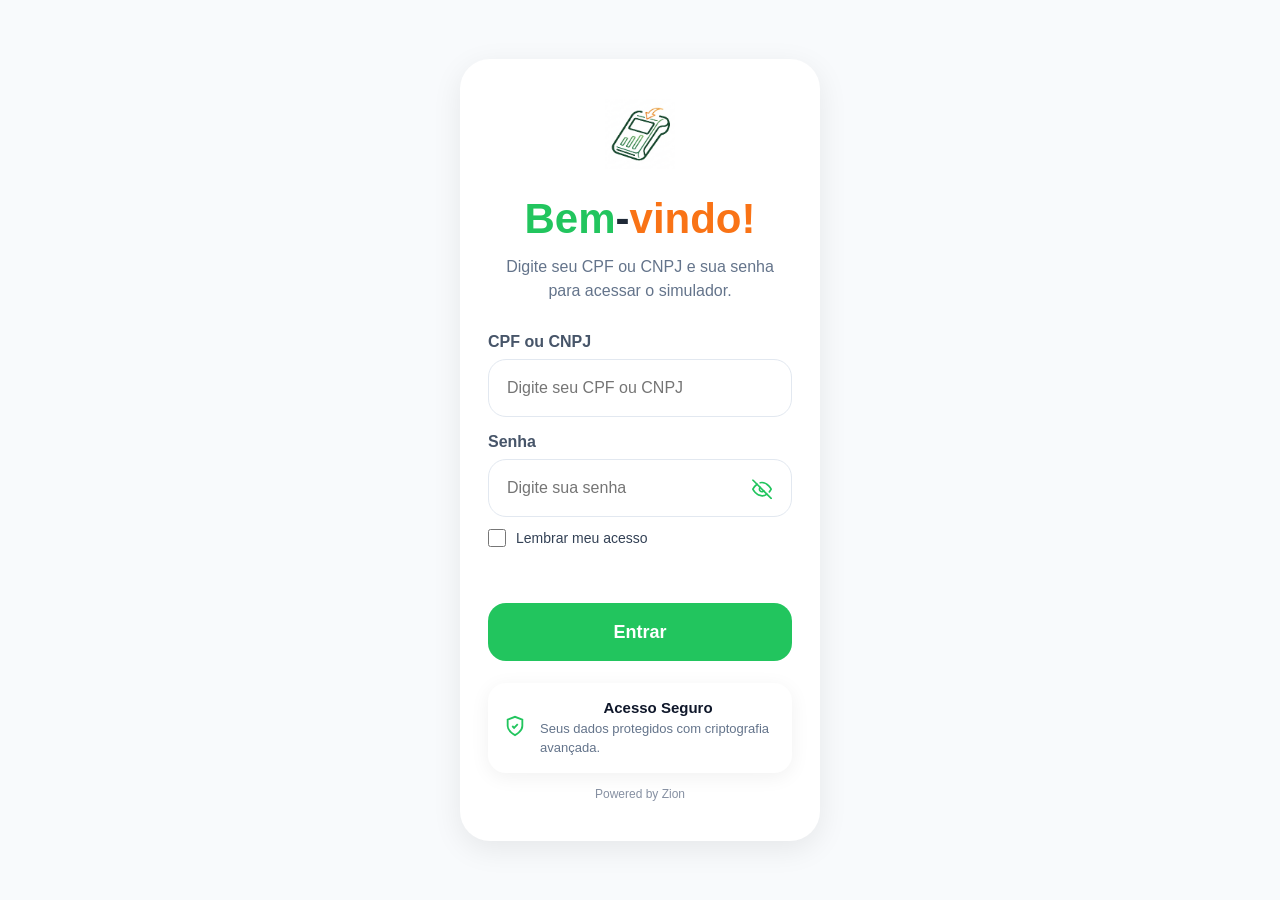
<file: index.html>
<!doctype html>
<html lang="pt-BR">
  <head>
    <meta charset="UTF-8" />
    <meta http-equiv="refresh" content="0; url=login-cliente.html" />
    <title>Zion</title>
  </head>
  <body></body>
</html>
</file>
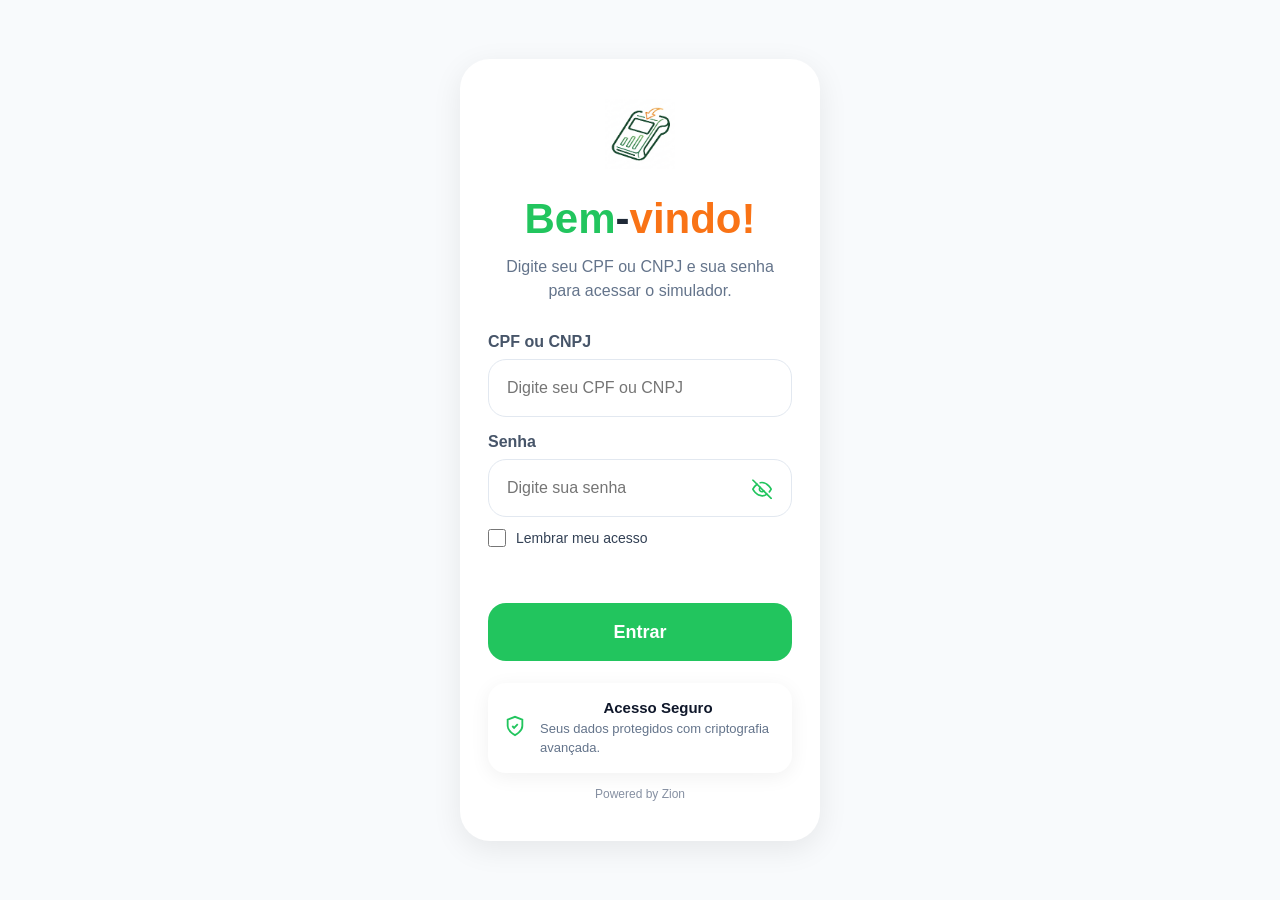
<file: login-cliente.html>
<!doctype html>
<html lang="pt-BR">
  <head>
    <meta charset="UTF-8" />

    <meta
      name="viewport"
      content="width=device-width, initial-scale=1.0, maximum-scale=1.0, user-scalable=no"
    />

    <title>Acesso Cliente</title>

    <link
      id="faviconEmpresa"
      rel="icon"
      type="image/png"
      href="img/sistema/favicon.png?v=2"
    />

    <link rel="stylesheet" href="css/login-cliente.css" />
  </head>

  <body>
    <div class="app-login">
      <!-- LOGO -->
      <div class="branding-zion">
        <img src="img/sistema/favicon.png" class="logo-zion" alt="Zion" />
      </div>

      <!-- TEXTO -->
      <h1>
        <span class="titulo-verde">Bem</span>-<span class="titulo-laranja"
          >vindo!</span
        >
      </h1>
      <p class="subtitulo">
        Digite seu CPF ou CNPJ e sua senha para acessar o simulador.
      </p>

      <!-- DOCUMENTO -->
      <label>CPF ou CNPJ</label>

      <input
        type="text"
        id="documentoCliente"
        placeholder="Digite seu CPF ou CNPJ"
        oninput="formatarDocumento(this)"
      />

      <!-- SENHA -->
      <label>Senha</label>

      <div class="senha-box">
        <input
          type="password"
          id="senhaCliente"
          placeholder="Digite sua senha"
        />

        <!-- ÍCONE OLHO -->
        <span
          id="icone-olho"
          class="toggle-senha"
          onclick="toggleSenhaCliente()"
        >
          <!-- olho fechado inicial -->
          <svg
            xmlns="http://www.w3.org/2000/svg"
            width="20"
            height="20"
            viewBox="0 0 24 24"
            fill="none"
            stroke="currentColor"
            stroke-width="2"
            stroke-linecap="round"
            stroke-linejoin="round"
          >
            <path
              d="M17.94 17.94A10.07 10.07 0 0 1 12 20c-7 0-11-8-11-8
              a18.45 18.45 0 0 1 5.06-5.94"
            ></path>

            <path
              d="M9.9 4.24A9.12 9.12 0 0 1 12 4c7 0 11 8 11 8
              a18.5 18.5 0 0 1-2.16 3.19"
            ></path>

            <path d="M14.12 14.12a3 3 0 1 1-4.24-4.24"></path>

            <line x1="1" y1="1" x2="23" y2="23"></line>
          </svg>
        </span>
      </div>

      <!-- LEMBRAR ACESSO -->
      <div class="lembrar-box">
        <input type="checkbox" id="lembrarCliente" />

        <label for="lembrarCliente"> Lembrar meu acesso </label>
      </div>

      <!-- BOTÃO -->
      <button onclick="entrarCliente()">Entrar</button>

      <!-- SEGURANÇA -->
      <!-- SEGURANÇA -->
      <div class="seguranca-box">
        <div class="icone-seguranca">
          <svg
            xmlns="http://www.w3.org/2000/svg"
            width="22"
            height="22"
            viewBox="0 0 24 24"
            fill="none"
            stroke="currentColor"
            stroke-width="2"
          >
            <path d="M12 22s8-4 8-10V5l-8-3-8 3v7c0 6 8 10 8 10z" />
            <path d="M9 12l2 2 4-4" />
          </svg>
        </div>

        <div class="texto-seguranca">
          <strong>Acesso Seguro</strong>
          <p>Seus dados protegidos com criptografia avançada.</p>
        </div>
      </div>

      <!-- ASSINATURA -->
      <div class="assinatura-zion">Powered by Zion</div>

      <!-- ALERTA -->
      <div id="alertaCliente"></div>
    </div>

    <script src="js/login-cliente.js"></script>
  </body>
</html>
</file>
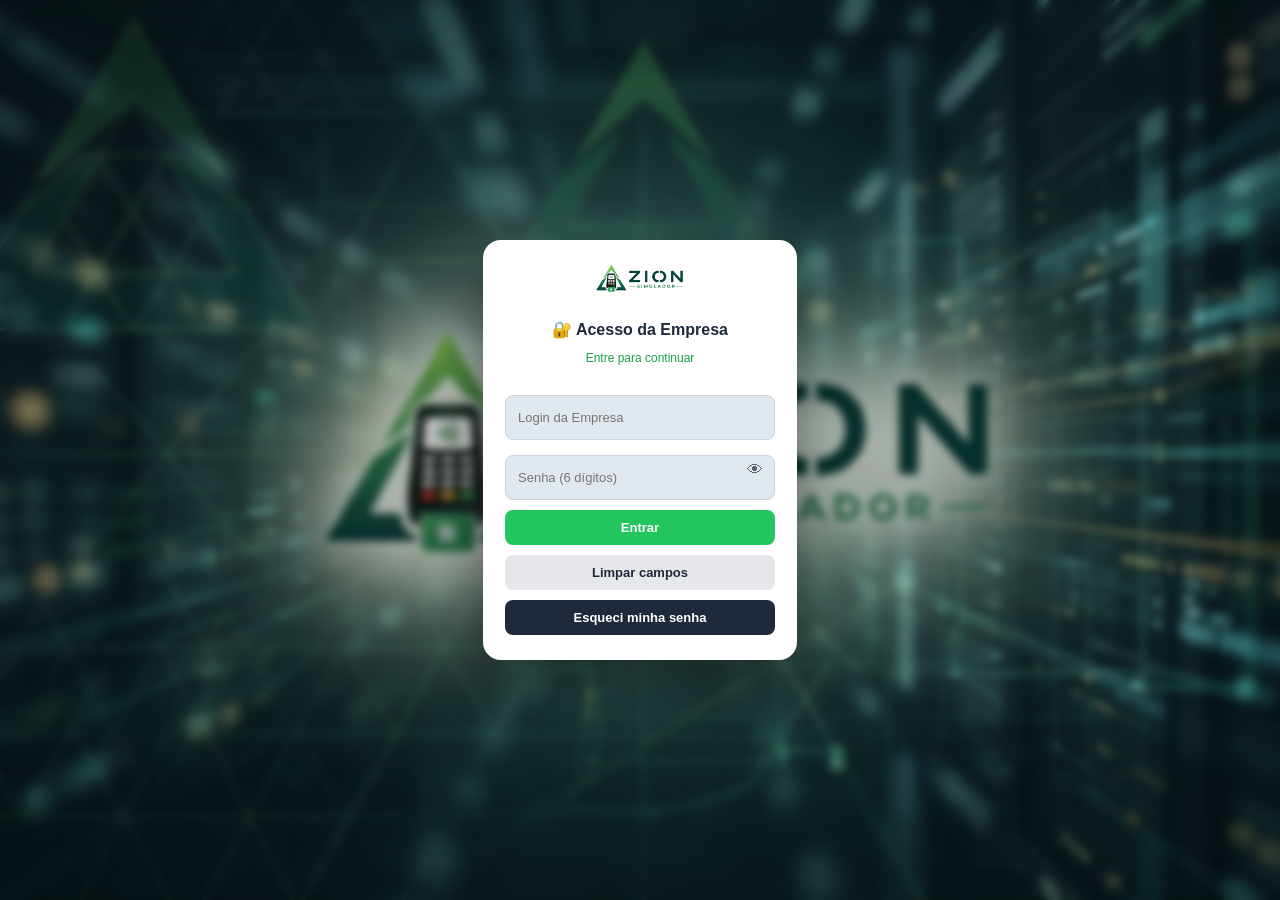
<file: login-empresa.html>
<!doctype html>
<html lang="pt-br">
  <head>
    <!-- =====================================================
         🔷 CONFIGURAÇÕES BÁSICAS
    ====================================================== -->
    <meta charset="UTF-8" />
    <meta name="viewport" content="width=device-width, initial-scale=1.0" />

    <!-- 🔷 TÍTULO DINÂMICO (PODE MUDAR POR EMPRESA NO FUTURO) -->
    <title id="tituloPagina">Acesso ao Sistema</title>

    <!-- 🔷 FAVICON -->
    <link rel="icon" href="img/sistema/favicon.png" />

    <!-- 🔷 CSS DO LOGIN -->
    <link rel="stylesheet" href="css/login.css" />
  </head>

  <body>
    <!-- =====================================================
         🔷 CARD CENTRAL
    ====================================================== -->
    <div class="card">
      <!-- 🔷 LOGO DO SISTEMA (ADMIN / PADRÃO) -->
      <div class="logo-container">
        <img src="img/sistema/logo.png" alt="Logo do Sistema" />
      </div>

      <!-- 🔷 TÍTULO -->
      <h2 class="titulo-login">🔐 Acesso da Empresa</h2>
      <p class="subtitulo-login">Entre para continuar</p>

      <!-- =====================================================
           🔷 FORMULÁRIO (ENTER FUNCIONA AQUI)
      ====================================================== -->
      <form
        onsubmit="
          logarEmpresa();
          return false;
        "
      >
        <!-- 🔷 CAMPO LOGIN -->
        <input
          type="text"
          id="login"
          placeholder="Login da Empresa"
          autocomplete="username"
          required
        />

        <!-- 🔷 CAMPO SENHA -->
        <div class="input-senha-container">
          <input
            type="password"
            id="senha"
            placeholder="Senha (6 dígitos)"
            autocomplete="current-password"
            required
          />

          <span class="toggle-senha" onclick="toggleSenha()">
            <span id="icone-olho">👁</span>
          </span>
        </div>

        <!-- =====================================================
             🔷 BOTÕES
        ====================================================== -->

        <!-- 🔷 BOTÃO PRINCIPAL -->
        <button type="submit" class="primary">Entrar</button>

        <!-- 🔷 BOTÃO LIMPAR -->
        <button type="button" class="secondary" onclick="limparCampos()">
          Limpar campos
        </button>
      </form>

      <!-- 🔷 BOTÃO ESQUECI SENHA -->
      <button type="button" class="dark" onclick="recuperarSenha()">
        Esqueci minha senha
      </button>

      <!-- =====================================================
           🔷 ALERTA (SUCESSO / ERRO)
      ====================================================== -->
      <div id="alerta" class="alerta"></div>
    </div>

    <!-- =====================================================
         🔷 SCRIPT PRINCIPAL
    ====================================================== -->
    <script src="js/login-empresa.js"></script>
  </body>
</html>
</file>
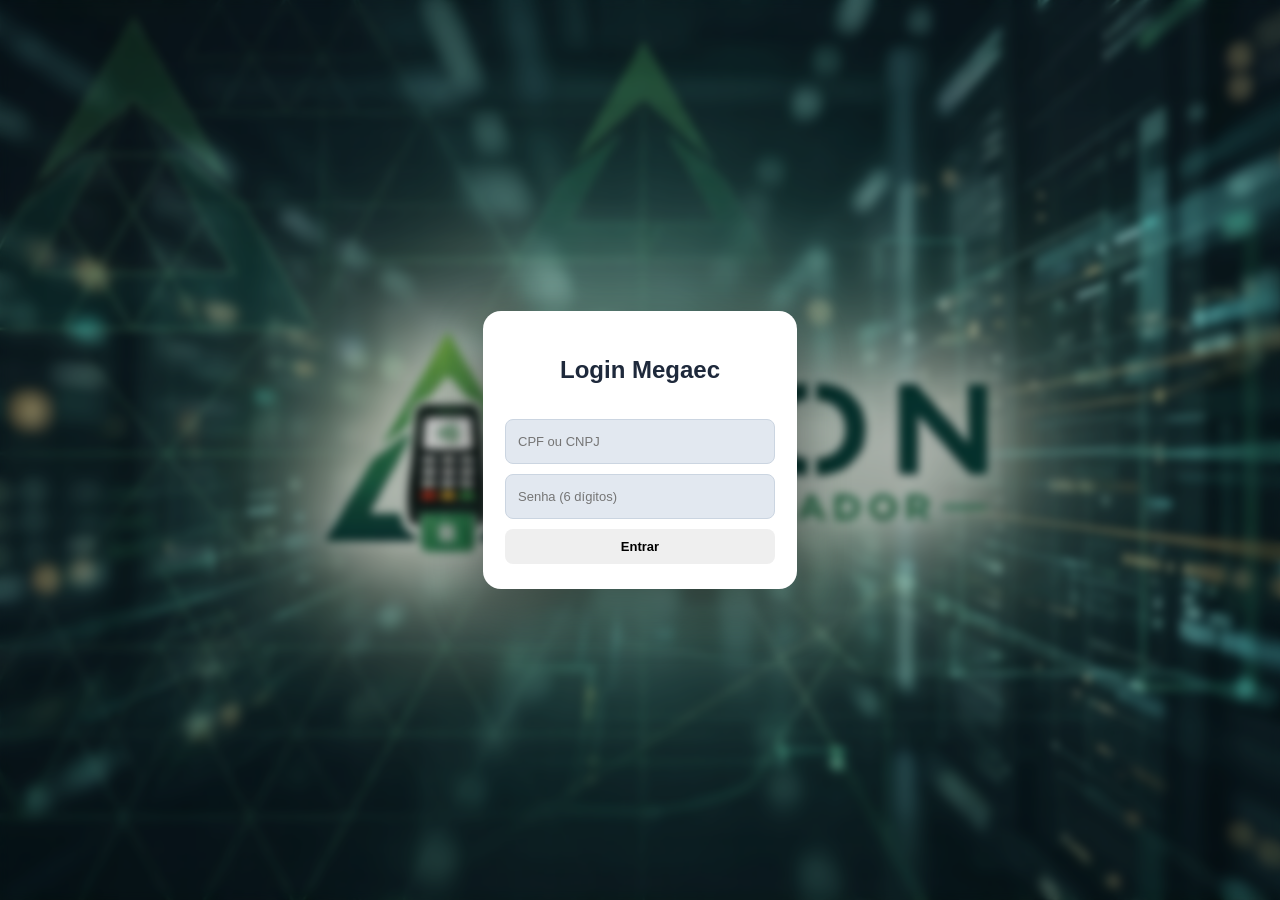
<file: login.html>
<!DOCTYPE html>
<html lang="pt-br">
<head>
  <meta charset="UTF-8">
  <meta name="viewport" content="width=device-width, initial-scale=1.0">
  <title>Login - Megaec</title>

  <link rel="stylesheet" href="css/login.css">
</head>

<body>



  <div class="card">
    <h2>Login Megaec</h2>

    <input type="text" id="cpf" placeholder="CPF ou CNPJ">
    <input type="password" id="senha" placeholder="Senha (6 dígitos)">

    <button onclick="login()">Entrar</button>

    <div id="alerta" class="alerta"></div>
  </div>

  <script src="js/login.js"></script>

</body>
</html>
</file>
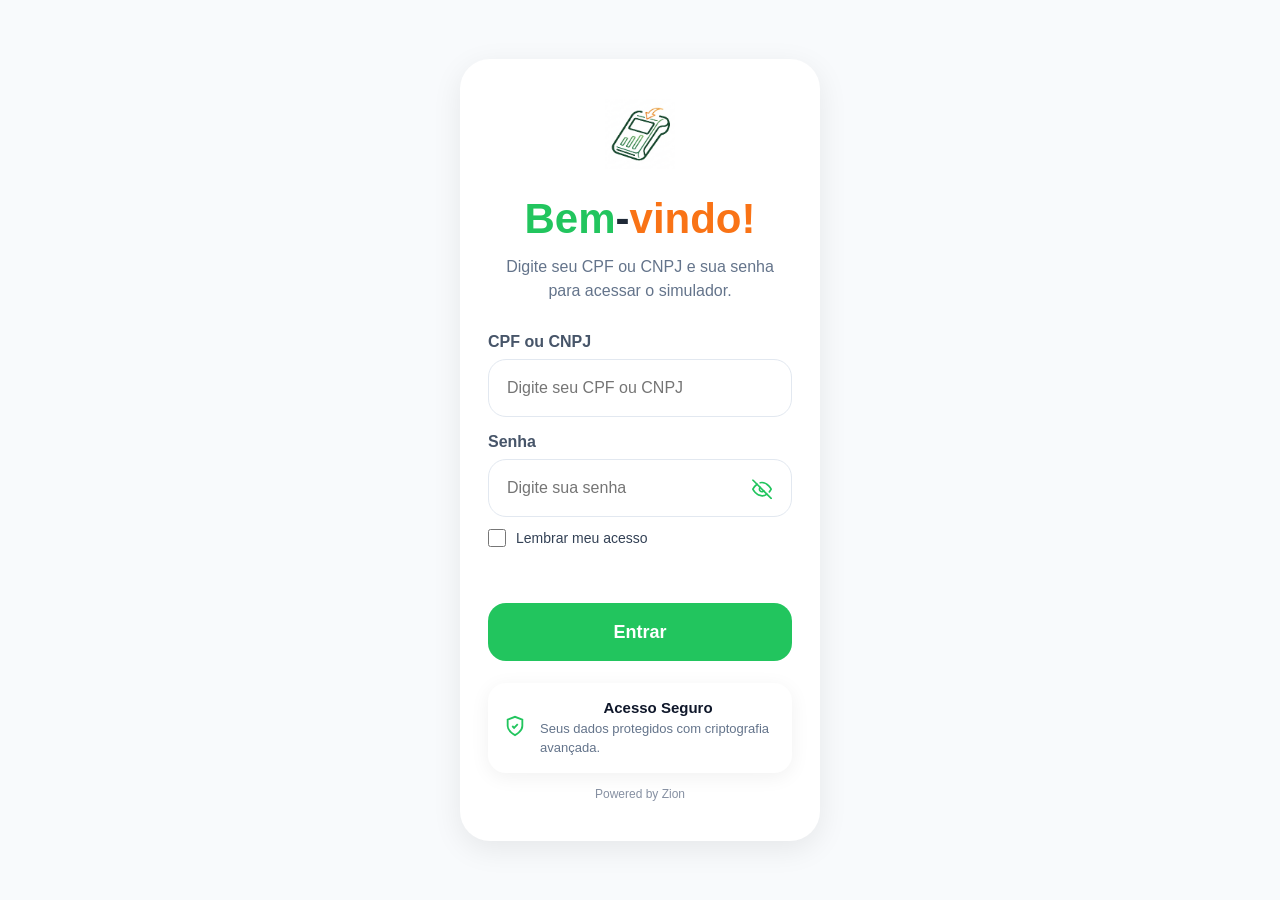
<file: simulador.html>
<!doctype html>
<html lang="pt-BR">
  <head>
    <meta charset="UTF-8" />

    <meta
      name="viewport"
      content="width=device-width, initial-scale=1.0, maximum-scale=1.0, user-scalable=no"
    />

    <link
      href="https://fonts.googleapis.com/css2?family=Roboto+Mono:wght@400;500;700&display=swap"
      rel="stylesheet"
    />

    <title>Simulador</title>

    <link id="faviconEmpresa" rel="icon" href="img/sistema/favicon.png" />
    <!-- PWA -->
    <link rel="manifest" href="manifest.json" />

    <meta name="theme-color" content="#334155" />

    <meta name="apple-mobile-web-app-capable" content="yes" />
    <meta name="mobile-web-app-capable" content="yes" />

    <meta name="apple-mobile-web-app-status-bar-style" content="default" />

    <link rel="stylesheet" href="css/simulador.css" />
  </head>

  <body>
    <div class="app-simulador">
      <!-- HEADER -->
      <header class="header-simulador">
        <img id="logoEmpresa" class="logo-empresa" src="" alt="Empresa" />

        <div class="cliente-info">
          <h2 id="nomeCliente">Olá, Cliente!</h2>

          <p class="empresa-cliente" id="empresaCliente">Cliente: Empresa</p>

          <p class="subtitulo-cliente">Seja bem-vindo.</p>
        </div>

        <button id="btnLogoutCliente" class="btn-logout">Sair</button>
      </header>

      <!-- PRODUTO -->
      <div class="grupo-tabs" id="grupoTabs">
        <button
          class="btn-tab ativo"
          id="btnTabMaquininha"
          data-tipo="maquininha"
        >
          Maquininha
        </button>

        <button class="btn-tab" id="btnTabLink" data-tipo="link">
          Link de Pagamento
        </button>
      </div>

      <!-- CONTEÚDO -->
      <main class="simulador-conteudo">
        <!-- BLOCO VALOR -->
        <div class="bloco-simulacao">
          <div class="campo-grupo">
            <label>Valor da venda</label>

            <input type="text" id="valorVenda" placeholder="R$ 0,00" />
          </div>

          <div class="tipo-calculo">
            <button class="btn-tipo ativo" id="btnPagarTaxa">Pagar taxa</button>

            <button class="btn-tipo" id="btnRepassarTaxa">Repassar taxa</button>
          </div>
        </div>

        <!-- BLOCO OPERAÇÃO -->
        <div class="bloco-operacao">
          <div class="grupo-modalidades">
            <button class="btn-modalidade ativa" data-modalidade="pix">
              PIX
            </button>

            <button class="btn-modalidade" data-modalidade="debito">
              DÉBITO
            </button>

            <button class="btn-modalidade" data-modalidade="credito">
              CRÉDITO
            </button>
          </div>

          <div class="grupo-bandeiras">
            <button class="bandeira-card ativa" data-bandeira="visa">
              <img src="img/visa.svg" alt="Visa" />
            </button>

            <button class="bandeira-card" data-bandeira="master">
              <img src="img/master.svg" alt="Master" />
            </button>

            <button class="bandeira-card" data-bandeira="elo">
              <img src="img/elo.svg" alt="Elo" />
            </button>

            <button class="bandeira-card" data-bandeira="outros">
              <img src="img/amex.svg" alt="Outros" />
            </button>
          </div>

          <div class="grupo-parcelas">
            <label>Parcelas</label>

            <div class="controle-parcelas">
              <button id="btnMenosParcela" class="btn-parcela">−</button>

              <span id="numeroParcela">1x</span>

              <button id="btnMaisParcela" class="btn-parcela">+</button>
            </div>
          </div>
        </div>

        <!-- RESULTADO -->
        <!-- RESULTADO -->
        <div class="bloco-resultado">
          <div class="titulo-resultado">Simulação</div>

          <!-- cabeçalho da operação -->
          <div class="resumo-operacao">
            <div id="tituloOperacao">PIX</div>

            <div id="subtituloOperacao">Tipo: Maquininha</div>
          </div>

          <div class="linha-divisoria"></div>

          <!-- valores principais -->
          <div class="linha-resultado">
            <span>Valor da venda</span>

            <strong id="valorVendaResumo"> R$ 0,00 </strong>
          </div>

          <div class="linha-resultado">
            <span id="labelResultadoPrincipal"> Valor líquido </span>

            <strong id="resultadoPrincipal"> R$ 0,00 </strong>
          </div>

          <div class="linha-divisoria"></div>

          <!-- taxas -->
          <div class="linha-resultado">
            <span>Taxa aplicada</span>

            <strong id="resultadoTaxa"> 0,00% </strong>
          </div>

          <div class="linha-resultado">
            <span id="labelResultadoSecundario"> Valor da taxa </span>

            <strong id="resultadoSecundario"> R$ 0,00 </strong>
          </div>
        </div>
      </main>
    </div>

    <script src="js/simulador.js"></script>
    <!-- Registro do PWA -->
    <script>
      if ("serviceWorker" in navigator) {
        window.addEventListener("load", () => {
          navigator.serviceWorker
            .register("./sw.js")
            .then(() => {
              console.log("ZION PWA ativo com sucesso");
            })
            .catch((error) => {
              console.error("Erro ao registrar PWA:", error);
            });
        });
      }
    </script>
  </body>
</html>
</file>
<file: css/login-cliente.css>
/* RESET */
* {
  margin: 0;
  padding: 0;
  box-sizing: border-box;
  -webkit-tap-highlight-color: transparent;
}

/* BODY */
body {
  font-family: "Segoe UI", Arial, sans-serif;

  background: #f8fafc;

  min-height: 100dvh;

  display: flex;
  justify-content: center;
  align-items: center;

  padding: 20px;

  padding-top: max(20px, env(safe-area-inset-top));
  padding-bottom: max(20px, env(safe-area-inset-bottom));
}

/* CARD */
.app-login {
  width: 100%;
  max-width: 360px;

  background: white;

  border-radius: 30px;

  padding: 40px 28px;

  box-shadow: 0 8px 30px rgba(0, 0, 0, 0.08);

  text-align: center;
}

/* LOGO */
.logo-zion {
  width: 70px;
  margin-bottom: 20px;
}

/* TITULO */
h1 {
  color: #1f2937;
  font-size: 42px;
  margin-bottom: 12px;
}

/* SUB */
.subtitulo {
  color: #64748b;
  line-height: 1.5;
  font-size: 16px;
  margin-bottom: 30px;
}

/* LABEL */
label {
  display: block;
  text-align: left;

  color: #475569;
  font-weight: 600;

  margin-bottom: 8px;
  margin-top: 16px;
}

/* INPUT */
input {
  width: 100%;

  height: 58px;

  border: 1px solid #e2e8f0;
  border-radius: 18px;

  padding: 0 18px;

  font-size: 16px;

  outline: none;
}

input:focus {
  border-color: #22c55e;
}

/* BOTAO */
button {
  width: 100%;

  height: 58px;

  border: none;
  border-radius: 18px;

  background: #22c55e;
  color: white;

  font-size: 18px;
  font-weight: bold;

  margin-top: 28px;

  cursor: pointer;
}

/* AVISO */
.aviso-login {
  margin-top: 28px;

  color: #64748b;

  line-height: 1.5;

  font-size: 14px;
}
/* =====================================
   👁 SENHA COM ÍCONE INTERNO
===================================== */

.senha-box {
  position: relative;
}

.senha-box input {
  padding-right: 55px;
}

.toggle-senha {
  position: absolute;

  right: 18px;

  top: 50%;

  transform: translateY(-45%);

  cursor: pointer;

  color: #22c55e; /* verde do sistema */

  display: flex;
  align-items: center;
  justify-content: center;

  width: 24px;
  height: 24px;
}
/* Remove olho nativo do Edge / IE */
input[type="password"]::-ms-reveal,
input[type="password"]::-ms-clear {
  display: none;
}

/* Remove extras em navegadores WebKit/Chromium */
input[type="password"]::-webkit-credentials-auto-fill-button,
input[type="password"]::-webkit-textfield-decoration-container {
  display: none !important;
}
/* ========================================
   LEMBRAR ACESSO
======================================== */

.lembrar-box {
  display: flex;
  align-items: center;
  gap: 10px;
  margin: 12px 0 28px 0;
}

.lembrar-box input[type="checkbox"] {
  width: 18px;
  height: 18px;
  cursor: pointer;
  accent-color: #22c55e;
  flex-shrink: 0;
}

.lembrar-box label {
  margin: 0;
  font-size: 14px;
  font-weight: 500;
  color: #334155;
  cursor: pointer;
}
/* ========================================
   BRANDING ZION
======================================== */

.branding-zion {
  display: flex;
  flex-direction: column;
  align-items: center;
  margin-bottom: 20px;
}

.logo-zion {
  width: 70px;
  margin-bottom: 6px;
}

.powered-by {
  font-size: 8px;
  font-weight: 600;
  color: #22c55e;
  letter-spacing: 0.8px;
  text-transform: uppercase;
  opacity: 0.85;
}
/* ========================================
   CARD SEGURANÇA
======================================== */

.seguranca-box {
  display: flex;
  align-items: center;
  gap: 14px;

  margin-top: 22px;
  padding: 16px;

  border-radius: 18px;

  background: #ffffff;

  box-shadow: 0 4px 20px rgba(0, 0, 0, 0.06);
}

.icone-seguranca {
  color: #22c55e;
  flex-shrink: 0;
}

.texto-seguranca strong {
  display: block;
  font-size: 15px;
  color: #0f172a;
  margin-bottom: 4px;
}

.texto-seguranca p {
  margin: 0;
  font-size: 13px;
  text-align: left;
  line-height: 1.4;
  color: #64748b;
}
/* ========================================
   ALERTA LOGIN CLIENTE
======================================== */

/* ========================================
   ALERTA LOGIN CLIENTE - CENTRAL
======================================== */

#alertaCliente {
  position: fixed;

  top: 50%;
  left: 50%;

  transform: translate(-50%, -50%) scale(0.95);

  width: 85%;
  max-width: 320px;

  padding: 18px;

  border-radius: 18px;

  background: #f0fdf4;

  border: 1px solid #86efac;

  box-shadow: 0 12px 40px rgba(0, 0, 0, 0.12);

  color: #166534;

  font-size: 14px;
  font-weight: 500;
  line-height: 1.5;

  text-align: center;

  opacity: 0;
  pointer-events: none;

  transition: all 0.3s ease;

  z-index: 9999;
}

#alertaCliente.show {
  opacity: 1;

  transform: translate(-50%, -50%) scale(1);
}
.assinatura-zion {
  text-align: center;
  margin-top: 14px;
  font-size: 12px;
  color: #7a8599;
  font-weight: 500;
  opacity: 0.9;
}
.titulo-verde {
  color: #22c55e; /* verde do botão */
}

.titulo-laranja {
  color: #f97316; /* laranja elegante */
}
</file>
<file: css/login.css>
/* =====================================================
   🔷 BASE DA PÁGINA
===================================================== */

body {
  margin: 0;
  font-family: "Segoe UI", Arial, sans-serif;
  color: white;

  display: flex;
  align-items: center;
  justify-content: center;
  height: 100vh;

  /* 🔥 FUNDO COM IMAGEM */
  background: url("../img/sistema/backgroundzion.png") no-repeat center center;
  background-size: cover;

  position: relative;
}

/* 🔥 CAMADA DE BLUR + ESCURECIMENTO DO FUNDO */
/* =====================================================
   🔷 OVERLAY DO BACKGROUND (AJUSTE FINO)
===================================================== */

body::before {
  content: "";
  position: fixed;
  top: 0;
  left: 0;
  width: 100%;
  height: 100%;

  /* 🔥 menos escuro = imagem aparece mais */
  background: linear-gradient(rgba(0, 0, 0, 0.2), rgba(0, 0, 0, 0.25));

  /* 🔥 leve desfoque elegante */
  backdrop-filter: blur(4px);

  z-index: 0;
}

/* =====================================================
   🔷 CARD CENTRAL (LOGIN)
===================================================== */

/* =====================================================
   🔷 CARD FINAL (PROPORÇÃO SCFP)
===================================================== */

.card {
  position: relative;
  z-index: 1;

  background: #ffffff;
  color: #1e293b;

  padding: 25px 22px; /* 🔥 menos padding lateral */
  border-radius: 18px;

  width: 100%;
  max-width: 270px; /* 🔥 AGORA SIM (esse é o segredo) */

  box-shadow: 0 20px 50px rgba(0, 0, 0, 0.45);

  text-align: center;
}

/* =====================================================
   🔷 LOGO
===================================================== */

.logo-container {
  text-align: center;
  margin-bottom: 15px;
}

/* =====================================================
   🔷 LOGO MAIS FORTE (IDENTIDADE VISUAL)
===================================================== */

.logo-container img {
  width: 90px; /* 🔥 menos dominante */
  margin-bottom: 8px;
}

/* =====================================================
   🔷 TÍTULOS
===================================================== */

.titulo-login {
  margin: 10px 0 5px;
  font-size: 18px;
  font-weight: 600;
  color: #1e293b;
}

.subtitulo-login {
  font-size: 13px;
  color: #16a34a; /* 🔥 verde da marca */
  margin-bottom: 20px;
  font-weight: 500;
}
/* =====================================================
   🔷 INPUTS
===================================================== */

/* =====================================================
   🔷 INPUTS FINOS (ELEGANTES)
===================================================== */

input {
  width: 100%;
  padding: 10px 12px;
  margin-top: 10px;

  border-radius: 8px;
  border: 1px solid #cbd5e1;

  font-size: 13px;

  background: #e2e8f0;

  transition: all 0.2s ease;

  box-sizing: border-box; /* 🔥 ESSENCIAL */

  height: 45px; /* 🔥 PADRÃO FIXO */
  line-height: 45px;
}

input:focus {
  border-color: #22c55e;
  background: #ffffff;

  box-shadow: 0 0 0 2px rgba(34, 197, 94, 0.2);
}

/* =====================================================
   🔷 BOTÕES
===================================================== */

/* =====================================================
   🔷 BOTÕES COM MELHOR PROPORÇÃO
===================================================== */

/* =====================================================
   🔷 BOTÕES (VERSÃO FINAL ELEGANTE - SCFP STYLE)
===================================================== */

button {
  width: 100%;
  padding: 10px 12px; /* 🔥 menor altura */
  margin-top: 10px;

  border-radius: 8px;
  border: none;

  font-size: 13px;
  font-weight: 600;

  cursor: pointer;

  transition: all 0.2s ease;
}

/* =====================================================
   🔷 BOTÃO PRINCIPAL (Entrar)
===================================================== */

button.primary {
  background: #22c55e; /* 🔥 cor sólida mais elegante */
  color: white;
}

/* 🔥 hover mais sutil */
button.primary:hover {
  background: #16a34a;
}

/* =====================================================
   🔷 BOTÃO SECUNDÁRIO (Limpar campos)
===================================================== */

button.secondary {
  background: #e5e7eb;
  color: #1e293b;
}

button.secondary:hover {
  background: #d1d5db;
}

/* =====================================================
   🔷 BOTÃO ESCURO (Esqueci senha)
===================================================== */

button.dark {
  background: #1e293b;
  color: white;
}
/* 🔷 espaçamento botão recuperar senha */
button.dark {
  margin-top: 10px;
}

button.dark:hover {
  background: #0f172a;
}
/* =====================================================
   🔷 ALERTA (NOTIFICAÇÕES)
===================================================== */

.alerta {
  position: fixed;
  top: 20px;
  right: 20px;

  background: #22c55e;
  color: white;

  padding: 14px 18px;
  border-radius: 8px;

  box-shadow: 0 0 15px rgba(0, 0, 0, 0.3);

  opacity: 0;
  transform: translateY(-20px);
  transition: 0.3s;

  z-index: 999;
  font-weight: bold;
}

/* 🔷 ALERTA DE ERRO */
.alerta.erro {
  background: #ef4444;
}

/* 🔷 MOSTRAR ALERTA */
.alerta.mostrar {
  opacity: 1;
  transform: translateY(0);
}
.card input:first-of-type {
  margin-top: 15px;
}
/* 🔷 ajuste fino de espaçamento */
.titulo-login {
  margin-top: 5px;
  font-size: 16px;
}

.subtitulo-login {
  margin-bottom: 15px;
  font-size: 12px;
}
/* 🔔 ALERTA MODERNO */
.alerta {
  position: fixed;
  top: 20px;
  left: 50%;
  transform: translateX(-50%);
  min-width: 260px;
  max-width: 90%;
  padding: 14px 18px;
  border-radius: 10px;
  font-size: 14px;
  font-weight: 500;
  text-align: center;
  z-index: 9999;
  opacity: 0;
  transition: all 0.3s ease;
}

/* 🔷 SUCESSO */
.alerta.sucesso {
  background: linear-gradient(135deg, #16a34a, #22c55e);
  color: #fff;
  box-shadow: 0 8px 25px rgba(34, 197, 94, 0.4);
}

/* 🔴 ERRO */
.alerta.erro {
  background: linear-gradient(135deg, #dc2626, #ef4444);
  color: #fff;
  box-shadow: 0 8px 25px rgba(239, 68, 68, 0.4);
}

/* 🔥 VISÍVEL */
.alerta.mostrar {
  opacity: 1;
  top: 30px;
}

/* ============================
   👁 INPUT SENHA PROFISSIONAL
============================ */

.input-senha-container {
  display: flex;
  align-items: center;
  position: relative;
}

.input-senha-container input {
  width: 100%;
  padding-right: 40px;
}

/* ÍCONE */
.toggle-senha {
  position: absolute;
  right: 12px;

  top: 50%;
  transform: translateY(-50%);

  display: flex;
  align-items: center;
  justify-content: center;

  height: 100%;

  cursor: pointer;
  opacity: 0.7;
}

.toggle-senha:hover {
  opacity: 1;
}
</file>
<file: css/simulador.css>
/* ========================================
   RESET + MOBILE PWA
======================================== */

* {
  margin: 0;
  padding: 0;
  box-sizing: border-box;
  -webkit-tap-highlight-color: transparent;
}

/* ========================================
   BODY
======================================== */

body {
  font-family: "Segoe UI", Arial, sans-serif;

  background: #f8fafc;

  min-height: 100dvh;

  display: flex;
  justify-content: center;
  align-items: center;

  padding: 8px;
}

/* ========================================
   CARD PRINCIPAL
======================================== */

.app-simulador {
  width: 100%;
  max-width: 360px;

  background: white;

  border-radius: 28px;

  padding: 12px 10px;

  box-shadow: 0 10px 35px rgba(0, 0, 0, 0.08);
}

/* ========================================
   HEADER
======================================== */

.header-simulador {
  display: flex;

  flex-direction: row;

  align-items: center;

  gap: 14px;

  margin-bottom: 20px;

  padding-bottom: 14px;

  border-bottom: 1px solid #e2e8f0;
}

/* ========================================
   LOGO EMPRESA
======================================== */

.logo-empresa {
  width: 88px;
  height: 88px;

  object-fit: contain;

  border-radius: 24px;

  background: #ffffff;

  border: 1px solid rgba(30, 41, 59, 0.04);

  padding: 10px;

  flex-shrink: 0;
}
/* ========================================
   TEXTO CLIENTE
======================================== */

.cliente-info h2 {
  font-size: 12px;

  color: #0f172a;

  line-height: 1.45;

  margin-bottom: 6px;

  font-weight: 700;

  letter-spacing: 0.2px;
}

.cliente-info p {
  font-size: 14px;
  color: #64748b;
  flex: 1;
}

/* ========================================
   CONTEÚDO
======================================== */

.simulador-conteudo {
  margin-top: 12px;
}

/* ========================================
   CAMPO VALOR
======================================== */

.campo-grupo {
  margin-bottom: 20px;
}

.campo-grupo label {
  display: block;

  font-size: 14px;
  font-weight: 600;

  color: #334155;

  margin-bottom: 8px;
}

/* INPUT valor da venda */

/* INPUT branco puro */

/* INPUT branco real */

.campo-grupo input {
  width: 100%;

  height: 54px;

  background: #ffffff;

  border: 1px solid rgba(0, 0, 0, 0.04);

  border-radius: 18px;

  padding: 0 20px;

  font-size: 18px;

  font-weight: 700;

  color: #0f172a;

  outline: none;

  box-shadow: none;
}

/* Edge / Chrome */

input:-webkit-autofill,
input:-webkit-autofill:focus {
  -webkit-box-shadow: 0 0 0 1000px #ffffff inset !important;

  -webkit-text-fill-color: #0f172a !important;
}

.campo-grupo input::placeholder {
  color: #94a3b8;
  font-weight: 600;
}

/* corrige foco do navegador */

/* foco premium em âmbar */

/* foco alinhado com o botão escuro */

/* foco premium com a mesma identidade do botão */

.campo-grupo input:focus {
  background: #ffffff !important;

  border: 1px solid rgba(217, 119, 6, 0.28);

  box-shadow:
    0 0 0 2px rgba(255, 236, 179, 0.55),
    0 0 12px rgba(217, 119, 6, 0.12);

  outline: none;
}

/* ========================================
   TIPO CÁLCULO
======================================== */

.tipo-calculo {
  display: flex;

  gap: 12px;
}

/* ========================================
   TIPO CÁLCULO
======================================== */

.tipo-calculo {
  display: flex;

  gap: 12px;
}

.btn-tipo {
  flex: 1;

  height: 36px;

  border: none;

  border-radius: 14px;

  background: rgba(15, 23, 42, 0.04);

  color: #334155;

  font-size: 12px;

  font-weight: 600;

  cursor: pointer;

  transition: all 0.25s ease;
}

.btn-tipo.ativo {
  background: #334155;

  color: white;

  box-shadow: 0 6px 18px rgba(51, 65, 85, 0.18);
}
/* ========================================
   MODALIDADES
======================================== */

.grupo-modalidades {
  display: flex;

  gap: 12px;

  margin-bottom: 20px;
}

.btn-modalidade {
  flex: 1;

  height: 34px;

  border: 1px solid rgba(30, 41, 59, 0.14);

  border-radius: 14px;

  background: white;

  font-size: 12px;
  font-weight: 600;

  color: #334155;

  cursor: pointer;

  transition: all 0.25s ease;
}

.btn-modalidade.ativa {
  background: rgba(34, 197, 94, 0.08);

  border-color: rgba(34, 197, 94, 0.28);

  color: #15803d;
}

/* ========================================
   BANDEIRAS
======================================== */

.grupo-bandeiras {
  display: grid;
  grid-template-columns: repeat(4, 1fr);

  gap: 8px;

  margin-top: 10px;
}

.bandeira-card {
  width: 100%;

  height: 42px;

  border: 1px solid rgba(30, 41, 59, 0.1);

  border-radius: 12px;

  background: rgba(255, 255, 255, 0.75);

  display: flex;

  align-items: center;

  justify-content: center;

  cursor: pointer;

  transition: all 0.25s ease;
}

.bandeira-card img {
  max-width: 42px;

  max-height: 24px;

  object-fit: contain;
}

.bandeira-card.ativa {
  border: 2px solid rgba(34, 197, 94, 0.22);

  background: rgba(34, 197, 94, 0.08);

  transform: scale(1.03);
}

/* ========================================
   PARCELAS
======================================== */

/* ========================================
   PARCELAS - VISUAL PREMIUM HARMONIZADO
======================================== */

.grupo-parcelas {
  margin-top: 24px;
}

.grupo-parcelas label {
  display: block;
  font-size: 13px;
  text-align: center;
  font-weight: 600;
  color: #475569;
  margin-bottom: 10px;
}

.controle-parcelas {
  margin: 0 auto;

  display: flex;
  align-items: center;
  justify-content: center;

  width: 195px; /* aumentado */

  border-radius: 16px;

  background: #334155; /* azul do sistema */

  overflow: hidden;

  box-shadow: 0 6px 16px rgba(15, 23, 42, 0.1);
}

.btn-parcela {
  width: 48px; /* maior */
  height: 40px;

  border: none;

  background: transparent;

  font-size: 22px;
  font-weight: 700;

  color: #ffffff;

  cursor: pointer;

  transition: all 0.25s ease;
}

.btn-parcela:hover {
  background: rgba(255, 255, 255, 0.08);
}

#numeroParcela {
  flex: 1;

  height: 40px;

  display: flex;
  align-items: center;
  justify-content: center;

  background: rgba(255, 255, 255, 0.08);

  color: #ffffff;

  font-size: 20px;
  font-weight: 700;

  border-left: 1px solid rgba(255, 255, 255, 0.08);
  border-right: 1px solid rgba(255, 255, 255, 0.08);
}
/* ========================================
   IDENTIDADE CLIENTE
======================================== */

.empresa-cliente {
  font-size: 13px;

  font-weight: 600;

  color: #2e7d32;

  margin-bottom: 4px;
}

/* Nome da empresa */
.empresa-cliente strong {
  color: #14b8a6;

  font-weight: 700;
}

.subtitulo-cliente {
  font-size: 12px;
  font-weight: 500;

  color: #f57c00;
}

/* ========================================
   BLOCOS PREMIUM
======================================== */

.bloco-simulacao,
.bloco-operacao {
  /*background: rgba(30, 58, 95, 0.045); */
  background: rgba(30, 41, 59, 0.05);
  border: 1px solid rgba(30, 58, 95, 0.08);

  border-radius: 22px;

  padding: 12px;

  margin-bottom: 14px;
}

.bloco-operacao {
  padding-top: 24px;
}
/* ========================================
   TABS DO PRODUTO
======================================== */

/* ========================================
   TABS DO PRODUTO
======================================== */

/* ========================================
   TABS DO PRODUTO
======================================== */

/* ========================================
   TABS DO PRODUTO
======================================== */

/* ========================================
   TABS DO PRODUTO
======================================== */

.grupo-tabs {
  display: flex;

  justify-content: center;

  gap: 12px;

  width: 100%;

  margin: 14px auto 16px auto;
}

.btn-tab {
  flex: 1;

  height: 36px;

  border: 1px solid rgba(30, 41, 59, 0.1);

  background: white;

  color: #64748b;

  border-radius: 14px;

  font-size: 12px;

  font-weight: 600;

  cursor: pointer;

  transition: all 0.25s ease;
}

/* apenas selecionado */
.btn-tab.ativo {
  background: rgba(34, 197, 94, 0.08);

  border-color: rgba(34, 197, 94, 0.22);

  color: #15803d;
}
/* ======================================
   BLOCO RESULTADO
====================================== */

.bloco-resultado {
  margin-top: 22px;

  padding: 14px;

  border-radius: 24px;

  border: 1px solid rgba(30, 41, 59, 0.08);

  /*background: rgba(248, 250, 252, 0.75); */
  background: rgba(34, 197, 94, 0.07);

  box-shadow: 0 8px 24px rgba(15, 23, 42, 0.04);
}

.titulo-resultado {
  font-size: 14px;

  font-weight: 700;

  color: #334155;

  margin-bottom: 16px;

  padding-bottom: 10px;

  border-bottom: 1px solid rgba(30, 41, 59, 0.06);
}

.linha-resultado {
  display: flex;

  justify-content: space-between;

  align-items: center;

  margin-bottom: 14px;

  font-size: 14px;

  color: #64748b;
}

.linha-resultado strong {
  font-size: 18px;

  font-weight: 700;

  color: #0f172a;
}
/* =====================================
   FILIPETA DIGITAL
===================================== */

.resumo-operacao {
  margin-top: 14px;
  margin-bottom: 14px;
}

#tituloOperacao {
  font-size: 16px;
  font-weight: 700;
  color: #1f2a44;
  text-transform: uppercase;
  letter-spacing: 0.5px;
}

#subtituloOperacao {
  margin-top: 0px;

  font-size: 12px;
  font-weight: 500;

  color: #64748b;
}

.linha-divisoria {
  width: 100%;

  height: 1px;

  background: rgba(15, 23, 42, 0.12);

  margin: 5px 0 5px 0;
}

.bloco-resultado .linha-resultado {
  display: flex;

  justify-content: space-between;

  align-items: center;

  gap: 8px;

  padding: 1px 0;

  margin-bottom: 2px;
}

.bloco-resultado .linha-resultado span {
  font-size: 13px;

  color: #64748b;

  font-weight: 500;
}

.bloco-resultado .linha-resultado strong {
  font-size: 15px;

  font-weight: 700;

  color: #0f172a;
}
#resultadoPrincipal {
  font-size: 18px;

  font-weight: 700;

  color: #0f172a;
}
/* fonte da filipeta */
.bloco-resultado {
  font-family: "Roboto Mono", monospace;
}

/* ======================================
   BLOCO RESULTADO PREMIUM ÂMBAR
====================================== */

.bloco-resultado {
  margin-top: 22px;

  padding: 16px;

  border-radius: 24px;

  font-family: "Roboto Mono", monospace;

  /* gradiente premium */
  background: linear-gradient(
    145deg,
    rgba(255, 248, 220, 0.95),
    rgba(255, 236, 179, 0.88),
    rgba(255, 213, 79, 0.18)
  );

  border: 1px solid rgba(217, 119, 6, 0.15);

  box-shadow:
    0 10px 30px rgba(217, 119, 6, 0.08),
    inset 0 1px 0 rgba(255, 255, 255, 0.65);

  position: relative;

  overflow: hidden;
}

/* brilho superior */
.bloco-resultado::before {
  content: "";

  position: absolute;

  top: 0;
  left: -30%;

  width: 60%;
  height: 100%;

  background: linear-gradient(
    90deg,
    transparent,
    rgba(255, 255, 255, 0.25),
    transparent
  );

  transform: skewX(-20deg);
}

.titulo-resultado {
  font-size: 14px;

  font-weight: 700;

  color: #92400e;

  margin-bottom: 16px;

  padding-bottom: 10px;

  border-bottom: 1px solid rgba(180, 83, 9, 0.12);
}

#tituloOperacao {
  font-size: 16px;

  font-weight: 700;

  color: #78350f;

  letter-spacing: 0.5px;
}

#subtituloOperacao {
  font-size: 12px;

  font-weight: 500;

  color: #a16207;
}

.bloco-resultado .linha-resultado span {
  font-size: 13px;

  color: #92400e;

  font-weight: 500;
}

.bloco-resultado .linha-resultado strong {
  font-size: 15px;

  font-weight: 700;

  color: #451a03;
}

#resultadoPrincipal {
  font-size: 20px;

  font-weight: 700;

  color: #78350f;
}

.linha-divisoria {
  background: rgba(180, 83, 9, 0.15);
}

/* TESTE — card valor da venda em âmbar */

/* BLOCO SUPERIOR — versão viva e confortável */

/* fundo do card com a cor do botão */

.bloco-simulacao {
  background: #334155;

  border: 1px solid rgba(255, 255, 255, 0.06);

  border-radius: 22px;

  padding: 12px;

  margin-bottom: 14px;

  box-shadow: 0 8px 20px rgba(15, 23, 42, 0.1);
}
.campo-grupo label {
  color: #ffffff;
}

/* botão ativo com identidade premium */

.btn-tipo.ativo {
  background: linear-gradient(
    145deg,
    rgba(255, 248, 220, 0.98),
    rgba(255, 236, 179, 0.92),
    rgba(255, 213, 79, 0.25)
  );

  color: #78350f;

  border: 1px solid rgba(217, 119, 6, 0.14);

  box-shadow: 0 6px 16px rgba(217, 119, 6, 0.08);
}
/* botão inativo visível no fundo escuro */

.btn-tipo {
  flex: 1;

  height: 36px;

  border: 1px solid rgba(255, 255, 255, 0.1);

  border-radius: 14px;

  background: rgba(255, 255, 255, 0.05);

  color: rgba(255, 255, 255, 0.88);

  font-size: 12px;

  font-weight: 600;

  cursor: pointer;

  transition: all 0.25s ease;
}
/* modalidade ativa com identidade premium */

/* produto ativo premium */

.btn-tab.ativo {
  background: linear-gradient(
    145deg,
    rgba(255, 248, 220, 0.98),
    rgba(255, 236, 179, 0.92),
    rgba(255, 213, 79, 0.25)
  );

  border: 1px solid rgba(217, 119, 6, 0.14);

  color: #78350f;

  box-shadow: 0 6px 16px rgba(217, 119, 6, 0.08);

  box-shadow:
    0 2px 4px rgba(255, 255, 255, 0.35) inset,
    0 6px 14px rgba(217, 119, 6, 0.08),
    0 1px 2px rgba(120, 53, 15, 0.08);
}

/* ======================================
   TOAST COPIADO
====================================== */

.toast-copiado {
  position: fixed;

  bottom: 28px;

  left: 50%;

  transform: translateX(-50%);

  background: rgba(51, 65, 85, 0.96);

  color: #ffffff;

  padding: 10px 18px;

  border-radius: 14px;

  font-size: 13px;

  font-weight: 600;

  z-index: 9999;

  opacity: 0;

  pointer-events: none;

  transition: all 0.25s ease;

  box-shadow: 0 8px 20px rgba(15, 23, 42, 0.16);
}

.toast-copiado.mostrar {
  opacity: 1;

  transform: translateX(-50%) translateY(-4px);
}

/* refinamento sutil */

.bloco-operacao {
  border: 1px solid rgba(51, 65, 85, 0.08) !important;

  box-shadow:
    inset 0 1px 0 rgba(255, 255, 255, 0.8),
    0 4px 12px rgba(15, 23, 42, 0.02) !important;
}

/* identidade visual da empresa */

.cliente-info .empresa-cliente {
  color: #2e7d32 !important;

  font-size: 13px;

  font-weight: 600;
}

.cliente-info .subtitulo-cliente {
  color: #f57c00 !important;

  font-size: 12px;

  font-weight: 500;
}

/* texto base + nome da empresa separado */

.cliente-info .empresa-cliente {
  color: #64748b !important;

  font-size: 13px;

  font-weight: 600;
}

/* somente o nome da empresa */
.cliente-info .empresa-cliente strong {
  color: #2e7d32 !important;

  font-weight: 700;
}

/* navegação superior — elegante e sem roubar protagonismo */

.btn-tab.ativo {
  background: #334155;

  color: #ffffff;

  border: 1px solid rgba(255, 255, 255, 0.08);

  box-shadow:
    inset 0 1px 0 rgba(255, 255, 255, 0.18),
    0 4px 12px rgba(15, 23, 42, 0.08);

  transform: translateY(-1px);
}
/* =====================================
   BOTÃO LOGOUT CLIENTE
===================================== */

.btn-logout {
  background: linear-gradient(135deg, #34435e, #253248);
  color: #ffffff;

  border: none;
  border-radius: 10px;

  padding: 10px 18px;

  font-size: 13px;
  font-weight: 600;

  cursor: pointer;

  transition: all 0.25s ease;

  box-shadow: 0 4px 12px rgba(0, 0, 0, 0.15);

  margin-left: auto;
}

/* efeito hover */
.btn-logout:hover {
  transform: translateY(-2px);

  background: linear-gradient(135deg, #3f5272, #2e3e58);

  box-shadow: 0 6px 16px rgba(0, 0, 0, 0.2);
}

/* clique */
.btn-logout:active {
  transform: scale(0.97);
}
</file>
